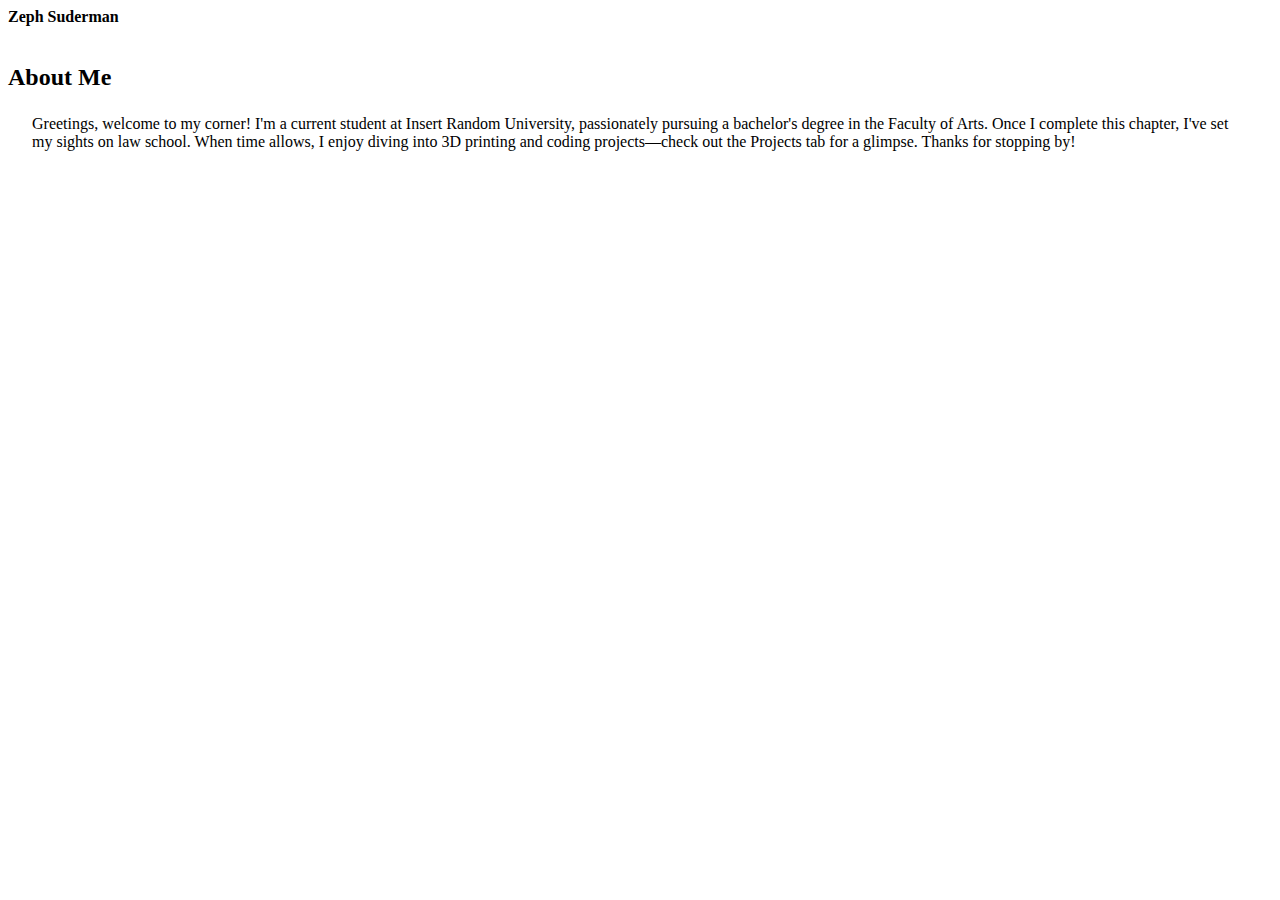
<file: about.html>
<!DOCTYPE html>
<html lang="en">
<meta name="viewport" content="width=device-width, initial-scale=1">
<link rel="stylesheet" href="https://cdnjs.cloudflare.com/ajax/libs/font-awesome/4.7.0/css/font-awesome.min.css">
<head>
    <meta charset="UTF-8">
    <meta name="viewport" content="width=device-width, initial-scale=1.0">
    <link rel="stylesheet" href="styles.css">
    <title>Zeph Suderman - About Me</title>
</head>
<script>
    function myFunction() {
      var x = document.getElementById("myTopnav");
      if (x.className === "topnav") {
        x.className += " responsive";
      } else {
        x.className = "topnav";
      }
    }
</script>
<body>
    <div class="topnav">
        <b href="./" class="logo">Zeph Suderman</b>
        <div class="topnav-right">
            <div class="topnav" id="myTopnav">
                <a href="javascript:void(0);" class="icon" onclick="myFunction()">
                    <i class="fa fa-bars"></i>
                </a>
                <a href="./">Home</a>
                <a href="./about"class="active">About Me</a>
                <a href="./projects">Projects</a>
            </div>
        </div>
    </div>
    <section class="about">
        <section class="about-bubble">
            <h2 style="font-size:x-large;">About Me</h2>
            <p style="font-size:medium;">Greetings, welcome to my corner! I'm a current student at Insert Random University, passionately pursuing a bachelor's degree in the Faculty of Arts. Once I complete this chapter, I've set my sights on law school. When time allows, I enjoy diving into 3D printing and coding projects—check out the Projects tab for a glimpse. Thanks for stopping by!</p>
        </section>
    </section>
</body>
</html>
</file>
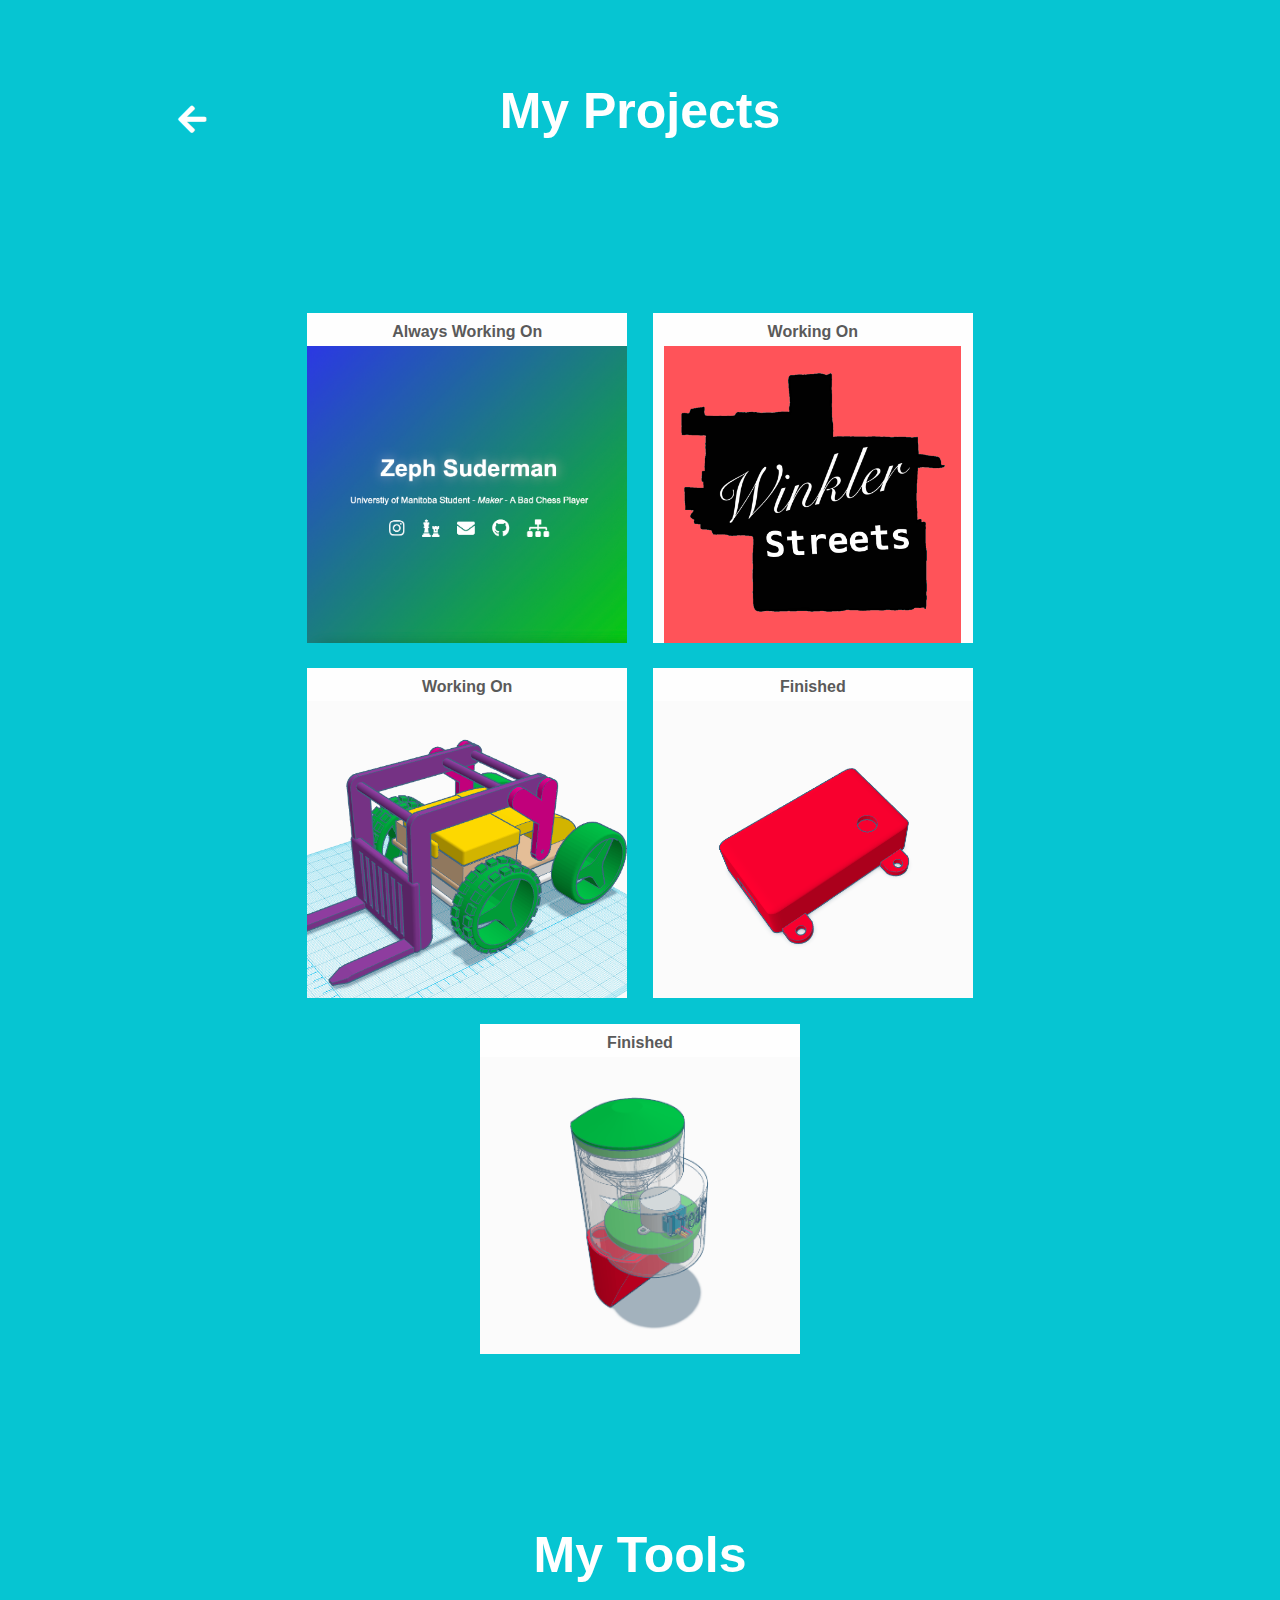
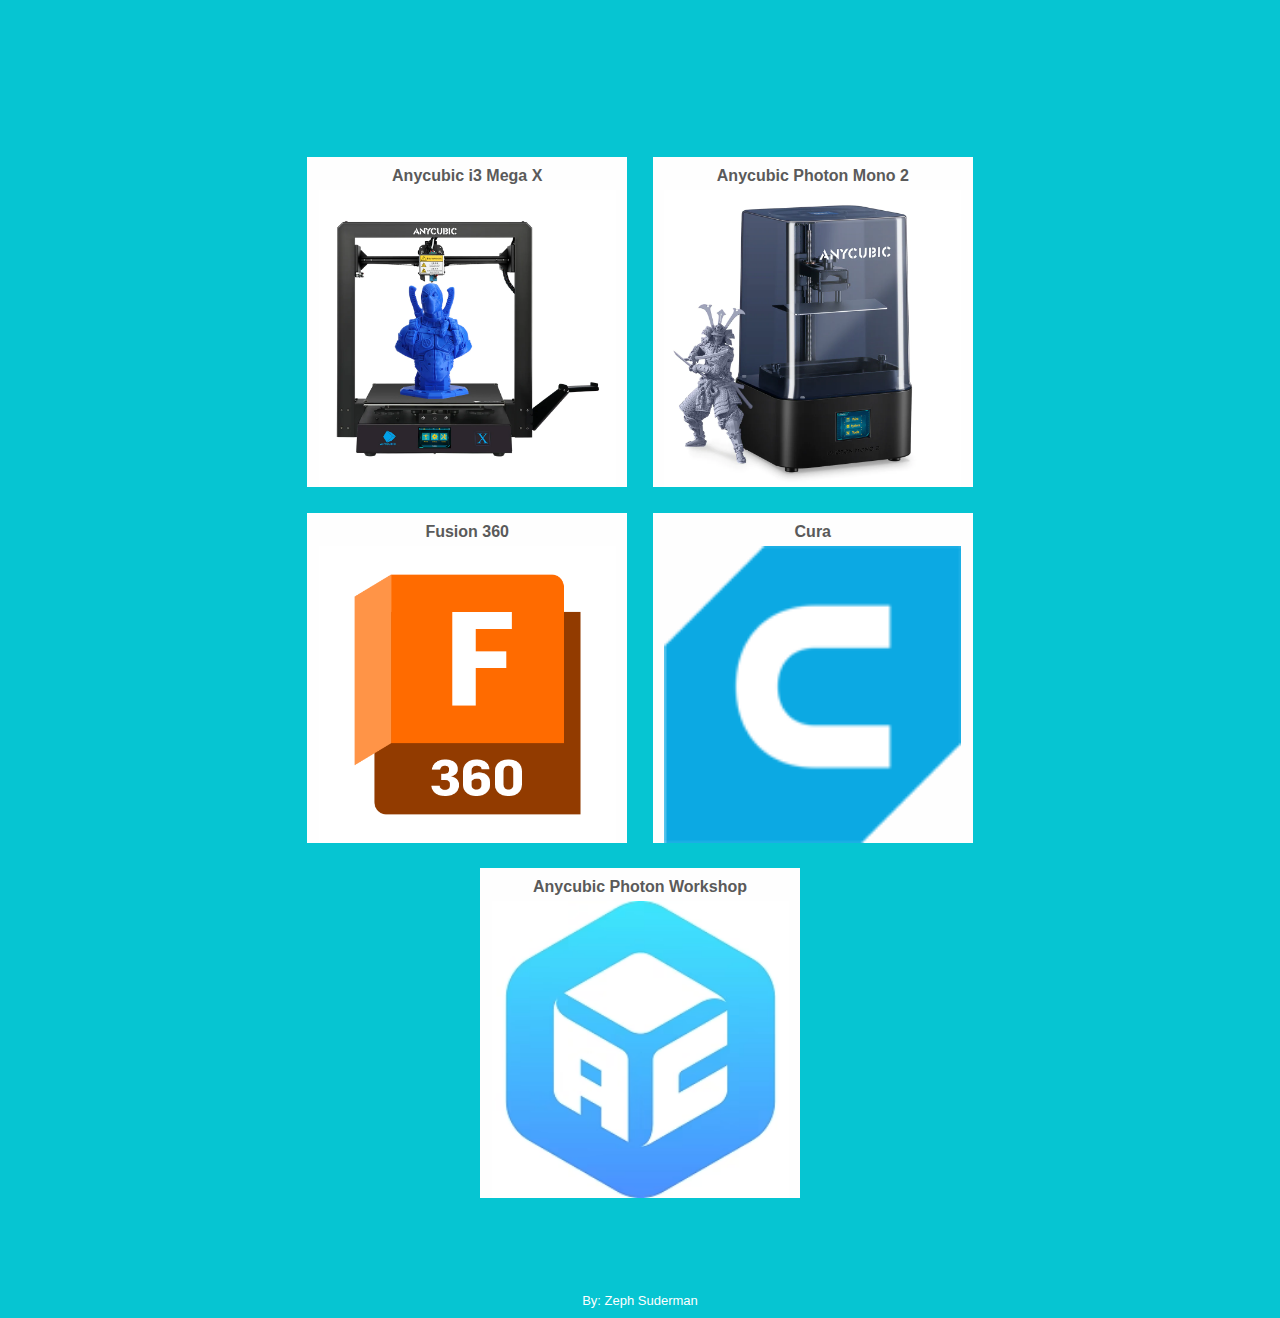
<file: projects.html>
<!DOCTYPE html>
<html lang="en">
<head>
    <meta charset="UTF-8">
    <meta name="viewport" content="width=device-width, initial-scale=1.0">
    <title>Zeph Suderman - Projects</title>
    <link rel="stylesheet" href="https://cdnjs.cloudflare.com/ajax/libs/font-awesome/4.7.0/css/font-awesome.min.css">
    <link rel="stylesheet" href="https://cdnjs.cloudflare.com/ajax/libs/font-awesome/5.15.3/css/all.min.css"/>
    <link rel="stylesheet" href="styles.css">
</head>
<style>
    h2 { 
        font-size: min(10vw, 50px);;
        padding: 3vw;
        text-align: center;
    }
    
    body {
        background: rgb(6, 197, 210);
        margin: 0 auto;
        font-family: Arial, sans-serif;
        color: white;
        font-family: Arial, sans-serif;
        text-align: center;
        max-width: 1000px;
        padding: 2px;
    }
</style>
</head>
<header>
    <h4><a class="fas fa-arrow-left fa-2x" href="./index"></a></h4>
    <h2>My Projects</h2>
</header>
<body>
    <div class="container">
        <a class="item website"             href="https://github.com/BlueSkyDragon16/BlueSkyDragon16.github.io">Always Working On</a>
        <a class="item Winkler-Streets"     href="https://testflight.apple.com/join/8DTEKxNj">Working On</a>
        <a class="item Forklift"            href="https://www.tinkercad.com/things/0drFWetwEge-carandarm?sharecode=LUD0Qu4kWHfAbEOO4r0eSi1O4dAcZYkFycoAvj9ZP-8">Working On</a>
        <a class="item Weather"             href="https://github.com/BlueSkyDragon16/Esp8266-Temperature-to-Google-Sheets">Finished</a>
        <a class="item teddy-treat"         href="https://www.tinkercad.com/things/duI3IIKMp9y-doggo-treat-dispenser?sharecode=TaPw2F3nGjbppcq883Zi_aepcxviZOapaJAk7MFUZdU">Finished</a>
    </div>
    <h2>My Tools</h2>
    <div class="container">
        <a class="item ai3mx"               href="https://www.anycubic.com/collections/fdm-printer/products/mega-x">Anycubic i3 Mega X</a>
        <a class="item apm2"                href="https://www.anycubic.com/products/photon-mono-2-3d-printer">Anycubic Photon Mono 2</a>
        <a class="item f360"                href="https://www.autodesk.com/ca-en/products/fusion-360/personal">Fusion 360</a>
        <a class="item cura"                href="https://ultimaker.com/software/ultimaker-cura/">Cura</a>
        <a class="item apw"                 href="https://www.anycubic.com/pages/firmware-software">Anycubic Photon Workshop</a>
    </div>
</body>
<footer>
    <a class="foot" href="./index">By: Zeph Suderman</a>
</footer>
</html>
</file>
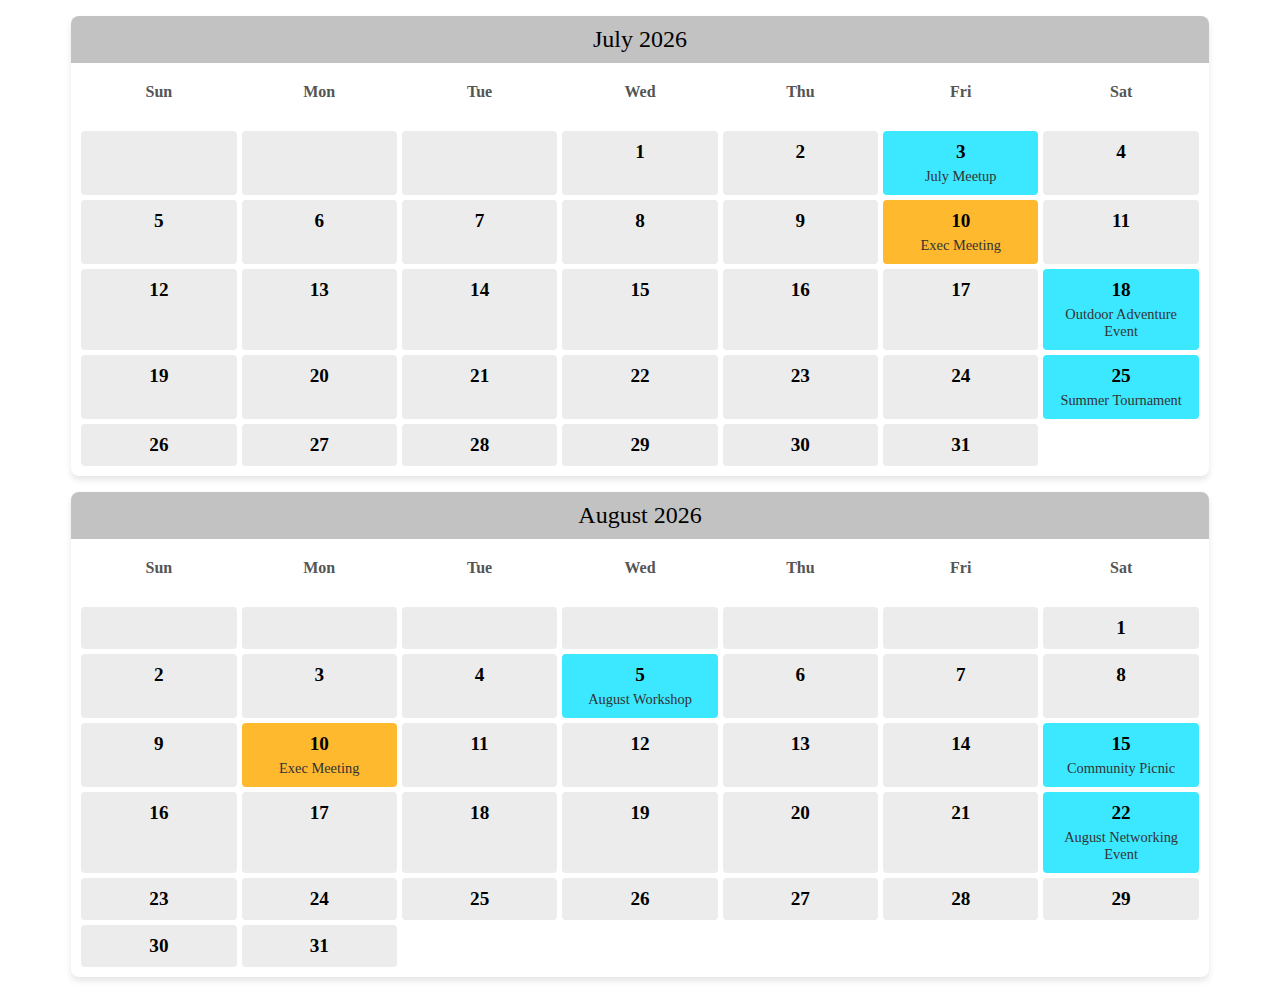
<file: Javascript-Calendar/js-cal.html>
<!DOCTYPE html>
<html lang="en">
<head>
    <meta charset="UTF-8">
    <meta name="viewport" content="width=device-width, initial-scale=1.0">
    <title>Zeph Suderman - Projects</title>
    <link rel="stylesheet" href="Sample.css"></link>
</head>
<body>
    <div id="calendars"></div>
    <script src="calendar.js">

    </script>
</body>
</html>
</file>
<file: styles.css>
h1 {
  color: rgb(255, 255, 255);
  font-family: Arial, sans-serif;
  text-align: center;
  font-size: 4em;
  margin-bottom: 10px;
  text-shadow: 0 0 30px rgba(255, 255, 255, 0.3); /*White Glow*/
  z-index: 1;
}

h4 {
    position: absolute;
    text-align: left;
    padding: 3vw;
}

p {
  font-size: 1.5em;
  margin: 1.5em;
}

nav {
  display: flex;
  flex-direction: column;
  align-items: center;
}

ul {
  list-style: none;
  padding: 0;
  margin: 0;
  display: flex;
  gap: 3em;
}

li {
  font-size: 3em;
}

a {
  text-decoration: none;
  color: white; /* Set the color to white */
}

a:hover {
  color: aquamarine;
}

.container {
  display: flex;
  flex-wrap: wrap;
  justify-content: center;
  padding: 5em;
}

.item {
  width: 20em;
  min-width: 250px;
  /* Subtract margin to ensure two columns */
  height: 20em;
  background-color: rgb(254, 254, 254);
  margin: 1vw;
  display: flex;
  background-size: auto 90%;
  background-position-x: center;
  background-position-y: bottom;
  justify-content: center;
  font-size: 1em;
  font-weight: bold;
  color: rgb(90, 90, 90);
  padding-top: 10px;
}

.item:hover {
  transition: 0.8s;
  background-position: center;
  background-size: 150%;
}

.ai3mx {
  background-image: url("./images/ai3mx.jpg");
  background-repeat: no-repeat;
}

.apm2 {
  background-image: url("./images/apm2.jpg");
  background-repeat: no-repeat;
}

.f360 {
  background-image: url("./images/f360.png");
  background-repeat: no-repeat;
}

.cura {
  background-image: url("./images/cura-icon.png");
  background-repeat: no-repeat;
}

.apw {
  background-image: url("./images/apw.jpg");
  background-repeat: no-repeat;
}

.website {
  background-image: url("./images/website.png");
  background-repeat: no-repeat;
}

.web2 {
  background-image: url("./images/z3d.png");
  background-repeat: no-repeat;
}

.Winkler-Streets {
  background-image: url("./images/Logo.png");
  background-repeat: no-repeat;
}

.Forklift {
  background-image: url("./images/forky.png");
  background-repeat: no-repeat;
}

.Weather {
  background-image: url("./images/Esp8266.png");
  background-repeat: no-repeat;
}

.teddy-treat {
  background-image: url("./images/TTD.png");
  background-repeat: no-repeat;
}

.item6 {
  background-image: url("./images/apw.jpg");
  background-repeat: no-repeat;
}

.foot {
  font-size: small;
  padding: 10px;
}

@media (max-width: 600px) {
  .item {
    width: 100%;
  }
  @media (max-width: 400px) {
    .item {
      width: 10em;
      height: 10em;
      min-width: 10em;
      margin: 1em; /* Adjust margin for smaller screens */
      width: 100%;
    }

    @media (max-width: 400px) {
        
        .item {
            width: 10em;
            height: 10em;
            min-width: 10em;
            margin: 1em; /* Adjust margin for smaller screens */
        }

        h4 {
            position: relative;
            text-align: center;
            padding: 0%;
        }
    }
  }
}

/* Media query for smaller screens */
@media (max-width: 600px) {
    
  body {
      padding: 10px; /* Adjust padding for smaller screens */
  }

  h1 {
    font-size: 2em; /* Adjust font size for smaller screens */
  }
  p {
    font-size: small;
  }

  ul {
    gap: 1em;
  }

  li {
    font-size: 1.5em; /* Adjust font size for smaller screens */
  }
}
</file>
<file: Javascript-Calendar/Sample.css>
.cal-body {
    font-family: Arial, sans-serif;
    text-align: center;
    margin: 0;
    padding: 0;
    background-color: #ffffff;
    padding-top: 2em;
    padding-bottom: 2em;
  }
  
  .calendar {
    max-width: 90%; 
    margin: 1em auto; 
    background: #fff;
    box-shadow: 0 4px 6px rgba(0, 0, 0, 0.1);
    border-radius: 8px;
  }
  
  .calendar-header {
    background-color: rgb(194, 194, 194);
    color: rgb(0, 0, 0);
    padding: 10px;
    font-size: 1.5em;
    border-radius: 8px 8px 0 0;
    text-align: center;
  }
  
  .calendar-days,
  .calendar-dates {
    display: grid;
    grid-template-columns: repeat(7, 1fr); 
    gap: 5px;
    padding: 10px;
  }
  
  .calendar-days div,
  .calendar-dates div {
    font-size: 1em;
    padding: 10px;
    border-radius: 4px;
    text-align: center;
  }
  
  .calendar-days div {
    font-weight: bold;
    color: #555;
  }
  
  .calendar-dates div {
    background-color: #ececec;
    transition: background-color 0.3s ease;
  }
  
  .calendar-dates div:hover {
    background-color: #e7dbbb;
    cursor: pointer;
  }
  
  .calendar-dates div.event-date {
    background-color: #3be8ff;
    color: #000;
  }
  
  .calendar-dates div span.date {
    font-size: 1.2em;
    font-weight: bold;
    display: block;
  }
  
  .calendar-dates div span.event {
    font-size: 0.9em;
    color: #333;
    display: block;
    margin-top: 5px;
  }

  .calendar-dates div.exec-meeting-date {
    background-color: #ffb92e; 
  }
  
  
  /* Changes the spacing for smaller screens */
  @media (max-width: 768px) {
    .calendar {
      font-size: 0.9em;
    }
  
    .calendar-days,
    .calendar-dates {
      gap: 3px; 
    }
  
    .calendar-days div,
    .calendar-dates div {
      padding: 5px; 
    }
  
    .calendar-header {
      font-size: 1.2em; 
    }
  }
  
  @media (max-width: 480px) {
    .calendar {
      font-size: 0.8em;
    }
  
    .calendar-days div,
    .calendar-dates div {
      padding: 3px;
    }
  }
</file>
